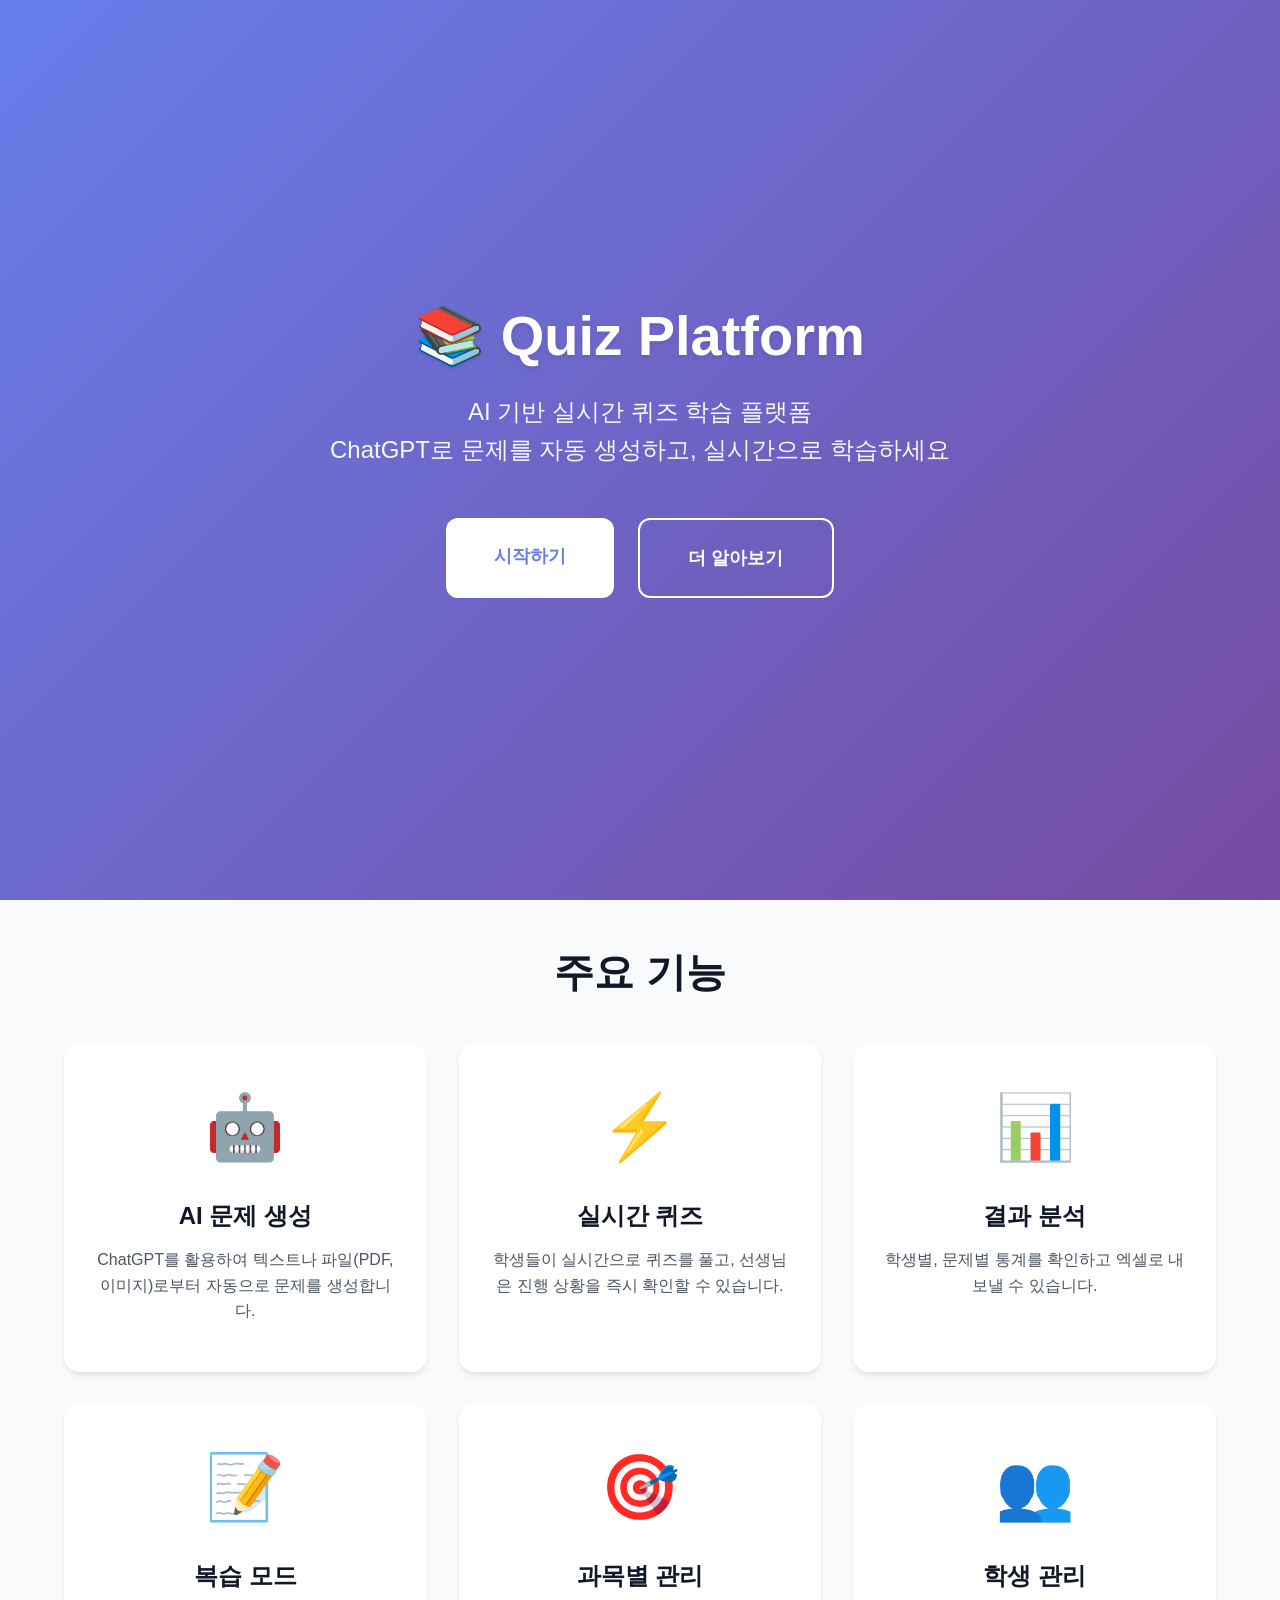
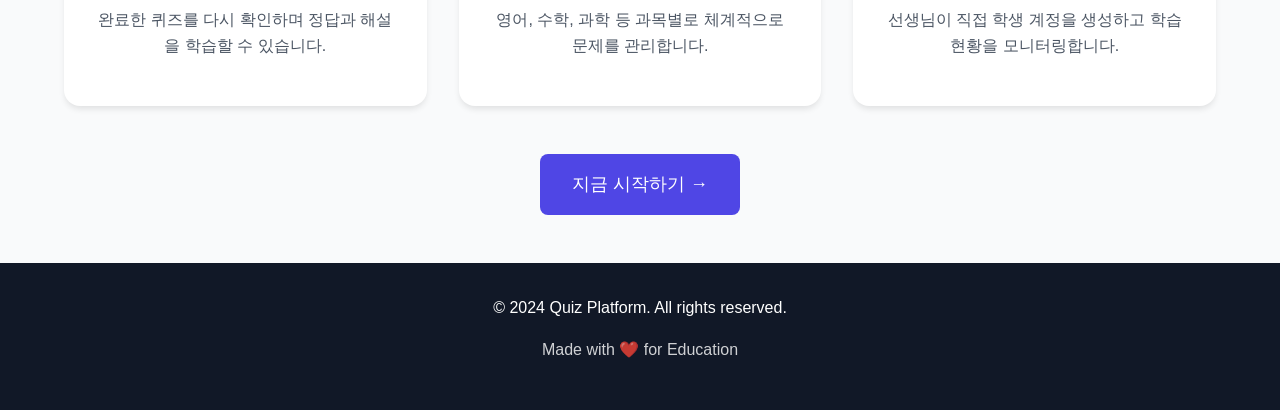
<file: index.html>
<!DOCTYPE html>
<html lang="ko">
<head>
  <meta charset="UTF-8">
  <meta name="viewport" content="width=device-width, initial-scale=1.0">
  <title>Quiz Platform - AI 기반 실시간 퀴즈 학습 플랫폼</title>
  <link rel="stylesheet" href="/css/main.css">
  <link rel="stylesheet" href="/css/components.css">
  <style>
    .hero {
      min-height: 100vh;
      display: flex;
      align-items: center;
      justify-content: center;
      background: linear-gradient(135deg, #667eea 0%, #764ba2 100%);
      color: white;
      text-align: center;
      padding: var(--spacing-2xl);
    }

    .hero-content {
      max-width: 800px;
    }

    .hero-title {
      font-size: 3.5rem;
      font-weight: 700;
      margin-bottom: var(--spacing-lg);
      text-shadow: 0 2px 4px rgba(0, 0, 0, 0.1);
    }

    .hero-subtitle {
      font-size: 1.5rem;
      margin-bottom: var(--spacing-2xl);
      opacity: 0.95;
    }

    .hero-buttons {
      display: flex;
      gap: var(--spacing-lg);
      justify-content: center;
      flex-wrap: wrap;
    }

    .hero-btn {
      padding: var(--spacing-lg) var(--spacing-2xl);
      font-size: 1.125rem;
      font-weight: 600;
      border-radius: var(--border-radius-lg);
      text-decoration: none;
      transition: var(--transition);
    }

    .hero-btn-primary {
      background-color: white;
      color: #667eea;
    }

    .hero-btn-primary:hover {
      transform: translateY(-2px);
      box-shadow: var(--shadow-xl);
    }

    .hero-btn-secondary {
      background-color: transparent;
      color: white;
      border: 2px solid white;
    }

    .hero-btn-secondary:hover {
      background-color: rgba(255, 255, 255, 0.1);
    }

    .features {
      padding: var(--spacing-2xl) var(--spacing-lg);
      max-width: 1200px;
      margin: 0 auto;
    }

    .features-title {
      text-align: center;
      font-size: 2.5rem;
      margin-bottom: var(--spacing-2xl);
    }

    .features-grid {
      display: grid;
      grid-template-columns: repeat(auto-fit, minmax(300px, 1fr));
      gap: var(--spacing-xl);
      margin-bottom: var(--spacing-2xl);
    }

    .feature-card {
      background-color: var(--bg-primary);
      padding: var(--spacing-xl);
      border-radius: var(--border-radius-xl);
      box-shadow: var(--shadow-md);
      text-align: center;
      transition: var(--transition);
    }

    .feature-card:hover {
      transform: translateY(-4px);
      box-shadow: var(--shadow-xl);
    }

    .feature-icon {
      font-size: 4rem;
      margin-bottom: var(--spacing-lg);
    }

    .feature-title {
      font-size: 1.5rem;
      font-weight: 600;
      margin-bottom: var(--spacing-md);
    }

    .feature-description {
      color: var(--text-secondary);
      line-height: 1.6;
    }

    @media (max-width: 768px) {
      .hero-title {
        font-size: 2.5rem;
      }

      .hero-subtitle {
        font-size: 1.25rem;
      }

      .hero-buttons {
        flex-direction: column;
      }

      .features-grid {
        grid-template-columns: 1fr;
      }
    }
  </style>
</head>
<body>
  <div class="hero">
    <div class="hero-content">
      <h1 class="hero-title">📚 Quiz Platform</h1>
      <p class="hero-subtitle">
        AI 기반 실시간 퀴즈 학습 플랫폼<br>
        ChatGPT로 문제를 자동 생성하고, 실시간으로 학습하세요
      </p>
      <div class="hero-buttons">
        <a href="/login.html" class="hero-btn hero-btn-primary">
          시작하기
        </a>
        <a href="#features" class="hero-btn hero-btn-secondary">
          더 알아보기
        </a>
      </div>
    </div>
  </div>

  <div id="features" class="features">
    <h2 class="features-title">주요 기능</h2>
    <div class="features-grid">
      <div class="feature-card">
        <div class="feature-icon">🤖</div>
        <h3 class="feature-title">AI 문제 생성</h3>
        <p class="feature-description">
          ChatGPT를 활용하여 텍스트나 파일(PDF, 이미지)로부터 
          자동으로 문제를 생성합니다.
        </p>
      </div>

      <div class="feature-card">
        <div class="feature-icon">⚡</div>
        <h3 class="feature-title">실시간 퀴즈</h3>
        <p class="feature-description">
          학생들이 실시간으로 퀴즈를 풀고, 
          선생님은 진행 상황을 즉시 확인할 수 있습니다.
        </p>
      </div>

      <div class="feature-card">
        <div class="feature-icon">📊</div>
        <h3 class="feature-title">결과 분석</h3>
        <p class="feature-description">
          학생별, 문제별 통계를 확인하고 
          엑셀로 내보낼 수 있습니다.
        </p>
      </div>

      <div class="feature-card">
        <div class="feature-icon">📝</div>
        <h3 class="feature-title">복습 모드</h3>
        <p class="feature-description">
          완료한 퀴즈를 다시 확인하며 
          정답과 해설을 학습할 수 있습니다.
        </p>
      </div>

      <div class="feature-card">
        <div class="feature-icon">🎯</div>
        <h3 class="feature-title">과목별 관리</h3>
        <p class="feature-description">
          영어, 수학, 과학 등 과목별로 
          체계적으로 문제를 관리합니다.
        </p>
      </div>

      <div class="feature-card">
        <div class="feature-icon">👥</div>
        <h3 class="feature-title">학생 관리</h3>
        <p class="feature-description">
          선생님이 직접 학생 계정을 생성하고 
          학습 현황을 모니터링합니다.
        </p>
      </div>
    </div>

    <div style="text-align: center; margin-top: var(--spacing-2xl);">
      <a href="/login.html" class="btn btn-primary btn-lg">
        지금 시작하기 →
      </a>
    </div>
  </div>

  <footer style="background-color: var(--gray-900); color: white; padding: var(--spacing-xl); text-align: center;">
    <p>&copy; 2024 Quiz Platform. All rights reserved.</p>
    <p style="margin-top: var(--spacing-sm); opacity: 0.8;">Made with ❤️ for Education</p>
  </footer>

  <script>
    // 부드러운 스크롤
    document.querySelectorAll('a[href^="#"]').forEach(anchor => {
      anchor.addEventListener('click', function (e) {
        e.preventDefault();
        const target = document.querySelector(this.getAttribute('href'));
        if (target) {
          target.scrollIntoView({
            behavior: 'smooth'
          });
        }
      });
    });
  </script>
</body>
</html>
</file>
<file: css/main.css>
/* 전역 스타일 */
:root {
  /* 색상 팔레트 */
  --primary-color: #4F46E5;
  --primary-hover: #4338CA;
  --secondary-color: #6366F1;
  --success-color: #10B981;
  --warning-color: #F59E0B;
  --error-color: #EF4444;
  --info-color: #3B82F6;
  
  /* 중성 색상 */
  --gray-50: #F9FAFB;
  --gray-100: #F3F4F6;
  --gray-200: #E5E7EB;
  --gray-300: #D1D5DB;
  --gray-400: #9CA3AF;
  --gray-500: #6B7280;
  --gray-600: #4B5563;
  --gray-700: #374151;
  --gray-800: #1F2937;
  --gray-900: #111827;
  
  /* 배경 */
  --bg-primary: #FFFFFF;
  --bg-secondary: var(--gray-50);
  --bg-tertiary: var(--gray-100);
  
  /* 텍스트 */
  --text-primary: var(--gray-900);
  --text-secondary: var(--gray-600);
  --text-tertiary: var(--gray-400);
  
  /* 테두리 */
  --border-color: var(--gray-200);
  --border-radius: 8px;
  --border-radius-lg: 12px;
  --border-radius-xl: 16px;
  
  /* 간격 */
  --spacing-xs: 4px;
  --spacing-sm: 8px;
  --spacing-md: 16px;
  --spacing-lg: 24px;
  --spacing-xl: 32px;
  --spacing-2xl: 48px;
  
  /* 그림자 */
  --shadow-sm: 0 1px 2px 0 rgba(0, 0, 0, 0.05);
  --shadow-md: 0 4px 6px -1px rgba(0, 0, 0, 0.1);
  --shadow-lg: 0 10px 15px -3px rgba(0, 0, 0, 0.1);
  --shadow-xl: 0 20px 25px -5px rgba(0, 0, 0, 0.1);
  
  /* 트랜지션 */
  --transition: all 0.3s ease;
}

/* 리셋 */
* {
  margin: 0;
  padding: 0;
  box-sizing: border-box;
}

html {
  font-size: 16px;
  scroll-behavior: smooth;
}

body {
  font-family: -apple-system, BlinkMacSystemFont, "Segoe UI", Roboto, "Helvetica Neue", Arial, sans-serif;
  color: var(--text-primary);
  background-color: var(--bg-secondary);
  line-height: 1.6;
  -webkit-font-smoothing: antialiased;
  -moz-osx-font-smoothing: grayscale;
}

/* 타이포그래피 */
h1, h2, h3, h4, h5, h6 {
  margin-bottom: var(--spacing-md);
  font-weight: 600;
  line-height: 1.2;
}

h1 {
  font-size: 2.5rem;
}

h2 {
  font-size: 2rem;
}

h3 {
  font-size: 1.75rem;
}

h4 {
  font-size: 1.5rem;
}

h5 {
  font-size: 1.25rem;
}

h6 {
  font-size: 1rem;
}

p {
  margin-bottom: var(--spacing-md);
}

a {
  color: var(--primary-color);
  text-decoration: none;
  transition: var(--transition);
}

a:hover {
  color: var(--primary-hover);
}

/* 컨테이너 */
.container {
  width: 100%;
  max-width: 1000px;
  margin: 0 auto;
  padding: 0 var(--spacing-lg);
}

.container-fluid {
  width: 100%;
  max-width: 1200px;
  margin: 0 auto;
  padding: 0 var(--spacing-lg);
}

/* 페이지 레이아웃 */
.page-wrapper {
  min-height: 100vh;
  display: flex;
  flex-direction: column;
}

.page-content {
  flex: 1;
  padding: var(--spacing-2xl) 0;
}

/* 헤더 */
.header {
  background-color: var(--bg-primary);
  border-bottom: 1px solid var(--border-color);
  box-shadow: var(--shadow-sm);
  position: sticky;
  top: 0;
  z-index: 100;
}

.header-inner {
  display: flex;
  align-items: center;
  justify-content: space-between;
  padding: var(--spacing-md) var(--spacing-lg);
}

.header-logo {
  font-size: 1.5rem;
  font-weight: 700;
  color: var(--primary-color);
}

.header-nav {
  display: flex;
  gap: var(--spacing-lg);
  align-items: center;
}

.header-nav a {
  color: var(--text-secondary);
  font-weight: 500;
  transition: var(--transition);
}

.header-nav a:hover,
.header-nav a.active {
  color: var(--primary-color);
}

.header-user {
  display: flex;
  align-items: center;
  gap: var(--spacing-md);
}

.user-name {
  font-weight: 500;
  color: var(--text-primary);
}

/* 사이드바 */
.sidebar {
  width: 280px;
  background-color: var(--bg-primary);
  border-right: 1px solid var(--border-color);
  padding: var(--spacing-lg);
  position: fixed;
  left: 0;
  top: 0;
  height: 100vh;
  overflow-y: auto;
}

.sidebar-header {
  margin-bottom: var(--spacing-xl);
  padding-bottom: var(--spacing-lg);
  border-bottom: 1px solid var(--border-color);
}

.sidebar-nav {
  list-style: none;
}

.sidebar-nav li {
  margin-bottom: var(--spacing-sm);
}

.sidebar-nav a {
  display: flex;
  align-items: center;
  gap: var(--spacing-md);
  padding: var(--spacing-md);
  color: var(--text-secondary);
  border-radius: var(--border-radius);
  transition: var(--transition);
}

.sidebar-nav a:hover,
.sidebar-nav a.active {
  background-color: var(--bg-secondary);
  color: var(--primary-color);
}

.sidebar-nav-icon {
  font-size: 1.25rem;
}

/* 메인 콘텐츠 (사이드바가 있을 때) */
.main-with-sidebar {
  margin-left: 280px;
  min-height: 100vh;
  padding: var(--spacing-xl);
}

/* 카드 */
.card {
  background-color: var(--bg-primary);
  border-radius: var(--border-radius-lg);
  box-shadow: var(--shadow-md);
  padding: var(--spacing-md);
  margin-bottom: var(--spacing-md);
  transition: var(--transition);
}

.card:hover {
  box-shadow: var(--shadow-lg);
}

.card-header {
  display: flex;
  justify-content: space-between;
  align-items: center;
  margin-bottom: var(--spacing-lg);
  padding-bottom: var(--spacing-md);
  border-bottom: 1px solid var(--border-color);
}

.card-title {
  font-size: 1.25rem;
  font-weight: 600;
  margin-bottom: 0;
}

.card-body {
  padding: var(--spacing-md) 0;
}

.card-footer {
  padding-top: var(--spacing-md);
  border-top: 1px solid var(--border-color);
  display: flex;
  justify-content: flex-end;
  gap: var(--spacing-md);
}

/* 그리드 */
.grid {
  display: grid;
  gap: var(--spacing-md);
}

.grid-cols-1 {
  grid-template-columns: repeat(1, 1fr);
}

.grid-cols-2 {
  grid-template-columns: repeat(2, 1fr);
}

.grid-cols-3 {
  grid-template-columns: repeat(3, 1fr);
}

.grid-cols-4 {
  grid-template-columns: repeat(4, 1fr);
}

/* 플렉스 유틸리티 */
.flex {
  display: flex;
}

.flex-col {
  flex-direction: column;
}

.items-center {
  align-items: center;
}

.justify-between {
  justify-content: space-between;
}

.justify-center {
  justify-content: center;
}

.gap-sm {
  gap: var(--spacing-sm);
}

.gap-md {
  gap: var(--spacing-md);
}

.gap-lg {
  gap: var(--spacing-lg);
}

/* 간격 유틸리티 */
.mb-sm {
  margin-bottom: var(--spacing-sm);
}

.mb-md {
  margin-bottom: var(--spacing-md);
}

.mb-lg {
  margin-bottom: var(--spacing-lg);
}

.mt-sm {
  margin-top: var(--spacing-sm);
}

.mt-md {
  margin-top: var(--spacing-md);
}

.mt-lg {
  margin-top: var(--spacing-lg);
}

/* 텍스트 유틸리티 */
.text-center {
  text-align: center;
}

.text-right {
  text-align: right;
}

.text-sm {
  font-size: 0.875rem;
}

.text-lg {
  font-size: 1.125rem;
}

.text-muted {
  color: var(--text-secondary);
}

.text-bold {
  font-weight: 600;
}

/* 로딩 상태 */
.loading {
  opacity: 0.6;
  pointer-events: none;
  position: relative;
}

.loading::after {
  content: '';
  position: absolute;
  top: 50%;
  left: 50%;
  transform: translate(-50%, -50%);
  width: 20px;
  height: 20px;
  border: 3px solid var(--gray-300);
  border-top-color: var(--primary-color);
  border-radius: 50%;
  animation: spin 0.6s linear infinite;
}

@keyframes spin {
  to {
    transform: translate(-50%, -50%) rotate(360deg);
  }
}

/* 숨김 */
.hidden {
  display: none !important;
}

.invisible {
  visibility: hidden;
}

/* 반응형 */
@media (max-width: 1024px) {
  .sidebar {
    transform: translateX(-100%);
    transition: var(--transition);
  }
  
  .sidebar.open {
    transform: translateX(0);
  }
  
  .main-with-sidebar {
    margin-left: 0;
  }
  
  .grid-cols-4 {
    grid-template-columns: repeat(2, 1fr);
  }
  
  .grid-cols-3 {
    grid-template-columns: repeat(2, 1fr);
  }
}

@media (max-width: 768px) {
  .container {
    padding: 0 var(--spacing-md);
  }
  
  .grid-cols-2 {
    grid-template-columns: repeat(1, 1fr);
  }
  
  .header-nav {
    gap: var(--spacing-md);
  }
  
  h1 {
    font-size: 2rem;
  }
  
  h2 {
    font-size: 1.5rem;
  }
}

@media (max-width: 480px) {
  html {
    font-size: 14px;
  }
  
  .page-content {
    padding: var(--spacing-lg) 0;
  }
  
  .card {
    padding: var(--spacing-md);
  }
}
</file>
<file: css/components.css>
/* 컴포넌트 스타일 */

/* 버튼 */
.btn {
  display: inline-flex;
  align-items: center;
  justify-content: center;
  gap: var(--spacing-sm);
  padding: var(--spacing-md) var(--spacing-lg);
  font-size: 1rem;
  font-weight: 500;
  border: none;
  border-radius: var(--border-radius);
  cursor: pointer;
  transition: var(--transition);
  text-align: center;
  text-decoration: none;
  user-select: none;
}

.btn:disabled {
  opacity: 0.5;
  cursor: not-allowed;
}

.btn-primary {
  background-color: var(--primary-color);
  color: white;
}

.btn-primary:hover:not(:disabled) {
  background-color: var(--primary-hover);
}

.btn-secondary {
  background-color: var(--gray-200);
  color: var(--text-primary);
}

.btn-secondary:hover:not(:disabled) {
  background-color: var(--gray-300);
}

.btn-success {
  background-color: var(--success-color);
  color: white;
}

.btn-success:hover:not(:disabled) {
  background-color: #059669;
}

.btn-warning {
  background-color: var(--warning-color);
  color: white;
}

.btn-warning:hover:not(:disabled) {
  background-color: #D97706;
}

.btn-error {
  background-color: var(--error-color);
  color: white;
}

.btn-error:hover:not(:disabled) {
  background-color: #DC2626;
}

.btn-outline {
  background-color: transparent;
  border: 2px solid var(--primary-color);
  color: var(--primary-color);
}

.btn-outline:hover:not(:disabled) {
  background-color: var(--primary-color);
  color: white;
}

.btn-sm {
  padding: var(--spacing-sm) var(--spacing-md);
  font-size: 0.875rem;
}

.btn-lg {
  padding: var(--spacing-md) var(--spacing-xl);
  font-size: 1.125rem;
}

.btn-block {
  width: 100%;
}

.btn-icon {
  padding: var(--spacing-md);
  aspect-ratio: 1;
}

/* 폼 요소 */
.form-group {
  margin-bottom: var(--spacing-lg);
}

.form-label {
  display: block;
  margin-bottom: var(--spacing-sm);
  font-weight: 500;
  color: var(--text-primary);
}

.form-input,
.form-textarea,
.form-select {
  width: 100%;
  padding: var(--spacing-md);
  font-size: 1rem;
  border: 1px solid var(--border-color);
  border-radius: var(--border-radius);
  background-color: var(--bg-primary);
  color: var(--text-primary);
  transition: var(--transition);
}

.form-input:focus,
.form-textarea:focus,
.form-select:focus {
  outline: none;
  border-color: var(--primary-color);
  box-shadow: 0 0 0 3px rgba(79, 70, 229, 0.1);
}

.form-input::placeholder,
.form-textarea::placeholder {
  color: var(--text-tertiary);
}

.form-textarea {
  resize: vertical;
  min-height: 100px;
}

.form-input-group {
  display: flex;
  gap: var(--spacing-sm);
}

.form-input-addon {
  display: flex;
  align-items: center;
  padding: var(--spacing-md);
  background-color: var(--gray-100);
  border: 1px solid var(--border-color);
  border-radius: var(--border-radius);
}

.form-error {
  color: var(--error-color);
  font-size: 0.875rem;
  margin-top: var(--spacing-xs);
}

.form-help {
  color: var(--text-secondary);
  font-size: 0.875rem;
  margin-top: var(--spacing-xs);
}

/* 체크박스/라디오 */
.form-checkbox,
.form-radio {
  display: flex;
  align-items: center;
  gap: var(--spacing-sm);
  cursor: pointer;
  user-select: none;
}

.form-checkbox input,
.form-radio input {
  width: 18px;
  height: 18px;
  cursor: pointer;
}

/* 배지 */
.badge {
  display: inline-flex;
  align-items: center;
  padding: var(--spacing-xs) var(--spacing-md);
  font-size: 0.875rem;
  font-weight: 500;
  border-radius: 9999px;
}

.badge-primary {
  background-color: rgba(79, 70, 229, 0.1);
  color: var(--primary-color);
}

.badge-success {
  background-color: rgba(16, 185, 129, 0.1);
  color: var(--success-color);
}

.badge-warning {
  background-color: rgba(245, 158, 11, 0.1);
  color: var(--warning-color);
}

.badge-error {
  background-color: rgba(239, 68, 68, 0.1);
  color: var(--error-color);
}

.badge-info {
  background-color: rgba(59, 130, 246, 0.1);
  color: var(--info-color);
}

.badge-gray {
  background-color: var(--gray-100);
  color: var(--gray-600);
}

/* 모달 */
.modal {
  display: none;
  position: fixed;
  top: 0;
  left: 0;
  width: 100%;
  height: 100%;
  background-color: rgba(0, 0, 0, 0.5);
  z-index: 1000;
  align-items: center;
  justify-content: center;
  padding: var(--spacing-lg);
}

.modal-content {
  background-color: var(--bg-primary);
  border-radius: var(--border-radius-lg);
  box-shadow: var(--shadow-xl);
  max-width: 500px;
  width: 100%;
  max-height: 90vh;
  overflow-y: auto;
}

.modal-header {
  display: flex;
  justify-content: space-between;
  align-items: center;
  padding: var(--spacing-lg);
  border-bottom: 1px solid var(--border-color);
}

.modal-header h2 {
  margin-bottom: 0;
  font-size: 1.5rem;
}

.modal-close {
  background: none;
  border: none;
  font-size: 1.5rem;
  cursor: pointer;
  color: var(--text-secondary);
  transition: var(--transition);
  padding: 0;
  width: 32px;
  height: 32px;
  display: flex;
  align-items: center;
  justify-content: center;
  border-radius: var(--border-radius);
}

.modal-close:hover {
  background-color: var(--gray-100);
  color: var(--text-primary);
}

.modal-body {
  padding: var(--spacing-lg);
}

.modal-footer {
  display: flex;
  justify-content: flex-end;
  gap: var(--spacing-md);
  padding: var(--spacing-lg);
  border-top: 1px solid var(--border-color);
}

/* 테이블 */
.table-wrapper {
  overflow-x: auto;
}

.table {
  width: 100%;
  border-collapse: collapse;
  background-color: var(--bg-primary);
  border-radius: var(--border-radius);
  overflow: hidden;
}

.table thead {
  background-color: var(--gray-50);
}

.table th,
.table td {
  padding: var(--spacing-sm) var(--spacing-md);
  text-align: left;
  border-bottom: 1px solid var(--border-color);
}

.table th {
  font-weight: 600;
  color: var(--text-secondary);
  font-size: 0.875rem;
  text-transform: uppercase;
  letter-spacing: 0.05em;
}

.table tbody tr:hover {
  background-color: var(--gray-50);
}

.table tbody tr:last-child td {
  border-bottom: none;
}

.table-actions {
  display: flex;
  gap: var(--spacing-sm);
}

/* 탭 */
.tabs {
  display: flex;
  gap: var(--spacing-sm);
  border-bottom: 2px solid var(--border-color);
  margin-bottom: var(--spacing-lg);
}

.tab-btn {
  padding: var(--spacing-md) var(--spacing-lg);
  background: none;
  border: none;
  border-bottom: 2px solid transparent;
  margin-bottom: -2px;
  cursor: pointer;
  font-weight: 500;
  color: var(--text-secondary);
  transition: var(--transition);
}

.tab-btn:hover {
  color: var(--primary-color);
}

.tab-btn.active {
  color: var(--primary-color);
  border-bottom-color: var(--primary-color);
}

.tab-content {
  display: none;
}

.tab-content.active {
  display: block;
}

/* 알림/토스트 */
.toast {
  position: fixed;
  bottom: var(--spacing-lg);
  right: var(--spacing-lg);
  min-width: 300px;
  padding: var(--spacing-md) var(--spacing-lg);
  background-color: var(--bg-primary);
  border-radius: var(--border-radius);
  box-shadow: var(--shadow-xl);
  border-left: 4px solid var(--primary-color);
  transform: translateY(100px);
  opacity: 0;
  transition: var(--transition);
  z-index: 1100;
}

.toast.show {
  transform: translateY(0);
  opacity: 1;
}

.toast-success {
  border-left-color: var(--success-color);
}

.toast-warning {
  border-left-color: var(--warning-color);
}

.toast-error {
  border-left-color: var(--error-color);
}

.toast-info {
  border-left-color: var(--info-color);
}

/* 프로그레스 바 */
.progress {
  width: 100%;
  height: 8px;
  background-color: var(--gray-200);
  border-radius: 9999px;
  overflow: hidden;
}

.progress-bar {
  height: 100%;
  background-color: var(--primary-color);
  transition: width 0.3s ease;
  border-radius: 9999px;
}

.progress-bar-success {
  background-color: var(--success-color);
}

.progress-bar-warning {
  background-color: var(--warning-color);
}

.progress-bar-error {
  background-color: var(--error-color);
}

/* 스피너 */
.spinner {
  display: inline-block;
  width: 40px;
  height: 40px;
  border: 4px solid var(--gray-200);
  border-top-color: var(--primary-color);
  border-radius: 50%;
  animation: spin 0.6s linear infinite;
}

.spinner-sm {
  width: 20px;
  height: 20px;
  border-width: 2px;
}

.spinner-lg {
  width: 60px;
  height: 60px;
  border-width: 6px;
}

/* 빈 상태 */
.empty-state {
  text-align: center;
  padding: var(--spacing-2xl);
  color: var(--text-secondary);
}

.empty-state-icon {
  font-size: 4rem;
  margin-bottom: var(--spacing-lg);
  opacity: 0.3;
}

.empty-state-title {
  font-size: 1.25rem;
  font-weight: 600;
  margin-bottom: var(--spacing-sm);
  color: var(--text-primary);
}

.empty-state-text {
  margin-bottom: var(--spacing-lg);
}

/* 알림 */
.alert {
  padding: var(--spacing-md) var(--spacing-lg);
  border-radius: var(--border-radius);
  margin-bottom: var(--spacing-md);
  border-left: 4px solid;
}

.alert-info {
  background-color: rgba(59, 130, 246, 0.1);
  border-left-color: var(--info-color);
  color: var(--info-color);
}

.alert-success {
  background-color: rgba(16, 185, 129, 0.1);
  border-left-color: var(--success-color);
  color: var(--success-color);
}

.alert-warning {
  background-color: rgba(245, 158, 11, 0.1);
  border-left-color: var(--warning-color);
  color: var(--warning-color);
}

.alert-error {
  background-color: rgba(239, 68, 68, 0.1);
  border-left-color: var(--error-color);
  color: var(--error-color);
}

/* 드롭다운 */
.dropdown {
  position: relative;
  display: inline-block;
}

.dropdown-toggle {
  cursor: pointer;
}

.dropdown-menu {
  position: absolute;
  top: 100%;
  right: 0;
  min-width: 200px;
  background-color: var(--bg-primary);
  border-radius: var(--border-radius);
  box-shadow: var(--shadow-lg);
  padding: var(--spacing-sm) 0;
  margin-top: var(--spacing-xs);
  z-index: 100;
  display: none;
}

.dropdown.active .dropdown-menu {
  display: block;
}

.dropdown-item {
  display: block;
  width: 100%;
  padding: var(--spacing-md) var(--spacing-lg);
  text-align: left;
  border: none;
  background: none;
  cursor: pointer;
  color: var(--text-primary);
  transition: var(--transition);
}

.dropdown-item:hover {
  background-color: var(--gray-50);
}

.dropdown-divider {
  height: 1px;
  background-color: var(--border-color);
  margin: var(--spacing-xs) 0;
}

/* 아바타 */
.avatar {
  width: 40px;
  height: 40px;
  border-radius: 50%;
  background-color: var(--primary-color);
  color: white;
  display: flex;
  align-items: center;
  justify-content: center;
  font-weight: 600;
  font-size: 1rem;
  user-select: none;
}

.avatar-sm {
  width: 32px;
  height: 32px;
  font-size: 0.875rem;
}

.avatar-lg {
  width: 56px;
  height: 56px;
  font-size: 1.25rem;
}

.avatar img {
  width: 100%;
  height: 100%;
  object-fit: cover;
  border-radius: 50%;
}

/* 페이지네이션 */
.pagination {
  display: flex;
  gap: var(--spacing-xs);
  justify-content: center;
  margin-top: var(--spacing-lg);
}

.pagination-btn {
  padding: var(--spacing-sm) var(--spacing-md);
  border: 1px solid var(--border-color);
  background-color: var(--bg-primary);
  color: var(--text-primary);
  border-radius: var(--border-radius);
  cursor: pointer;
  transition: var(--transition);
  min-width: 40px;
}

.pagination-btn:hover:not(:disabled) {
  background-color: var(--gray-100);
}

.pagination-btn.active {
  background-color: var(--primary-color);
  color: white;
  border-color: var(--primary-color);
}

.pagination-btn:disabled {
  opacity: 0.5;
  cursor: not-allowed;
}

/* 퀴즈 문제 카드 */
.question-card {
  background-color: var(--bg-primary);
  border: 1px solid var(--border-color);
  border-radius: var(--border-radius-lg);
  padding: var(--spacing-lg);
}

.question-preview-card {
  background-color: var(--bg-primary);
  border: 1px solid var(--border-color);
  border-radius: var(--border-radius-lg);
  padding: var(--spacing-lg);
  margin-bottom: var(--spacing-lg);
}

.question-preview-list {
  display: flex;
  flex-direction: column;
  gap: var(--spacing-lg);
}

.question-header {
  display: flex;
  justify-content: space-between;
  align-items: center;
  margin-bottom: var(--spacing-md);
}

.question-number {
  display: inline-block;
  background-color: var(--primary-color);
  color: white;
  padding: var(--spacing-xs) var(--spacing-md);
  border-radius: var(--border-radius);
  font-weight: 600;
  font-size: 0.875rem;
}

.question-text {
  font-size: 1.125rem;
  font-weight: 600;
  margin-bottom: var(--spacing-lg);
  line-height: 1.6;
  color: var(--text-primary);
}

.choices-list {
  display: flex;
  flex-direction: column;
  gap: var(--spacing-sm);
  margin-bottom: var(--spacing-md);
}

.choice-item {
  display: flex;
  align-items: center;
  gap: var(--spacing-md);
  padding: var(--spacing-md);
  border: 2px solid var(--border-color);
  border-radius: var(--border-radius);
  background-color: var(--bg-primary);
  cursor: pointer;
  transition: var(--transition);
}

.choice-item:hover:not(.disabled) {
  border-color: var(--primary-color);
  background-color: var(--gray-50);
}

.choice-item.selected {
  border-color: var(--primary-color);
  background-color: var(--primary-color);
  color: white;
}

.choice-item.correct {
  border-color: var(--success-color);
  background-color: var(--success-light);
}

.choice-item.wrong {
  border-color: var(--error-color);
  background-color: var(--error-light);
}

.choice-item.disabled {
  cursor: default;
}

.choice-label {
  flex-shrink: 0;
  font-weight: 600;
  min-width: 32px;
}

.choice-text {
  flex: 1;
  line-height: 1.5;
}

.choice-check {
  flex-shrink: 0;
  font-weight: 600;
  margin-left: auto;
}

.explanation-section {
  margin-top: var(--spacing-lg);
  padding: var(--spacing-md);
  background-color: var(--gray-50);
  border-left: 4px solid var(--info-color);
  border-radius: var(--border-radius);
}

.explanation-label {
  font-weight: 600;
  margin-bottom: var(--spacing-sm);
  color: var(--text-primary);
}

.explanation-text {
  line-height: 1.6;
  color: var(--text-secondary);
}

.review-question-card {
  background-color: var(--bg-primary);
  border: 1px solid var(--border-color);
  border-radius: var(--border-radius-lg);
  padding: var(--spacing-lg);
  margin-bottom: var(--spacing-lg);
}

/* 결과 요약 */
.result-summary {
  text-align: center;
  padding: var(--spacing-2xl) var(--spacing-lg);
  background: linear-gradient(135deg, var(--primary-color) 0%, var(--secondary-color) 100%);
  color: white;
  border-radius: var(--border-radius-xl);
  margin-bottom: var(--spacing-lg);
}

.result-icon {
  font-size: 4rem;
  margin-bottom: var(--spacing-md);
}

.result-title {
  font-size: 2rem;
  font-weight: 700;
  margin-bottom: var(--spacing-sm);
  color: white;
}

.result-score {
  font-size: 3rem;
  font-weight: 700;
  margin-bottom: var(--spacing-xs);
}

.result-percentage {
  font-size: 1.5rem;
  margin-bottom: var(--spacing-md);
  opacity: 0.9;
}

.result-message {
  font-size: 1.125rem;
  opacity: 0.9;
}

/* 진행률 표시 */
.progress {
  width: 100%;
  height: 8px;
  background-color: var(--gray-200);
  border-radius: var(--border-radius-full);
  overflow: hidden;
}

.progress-bar {
  height: 100%;
  background-color: var(--primary-color);
  transition: width 0.3s ease;
}

.border-radius-full {
  border-radius: 9999px;
}
</file>
